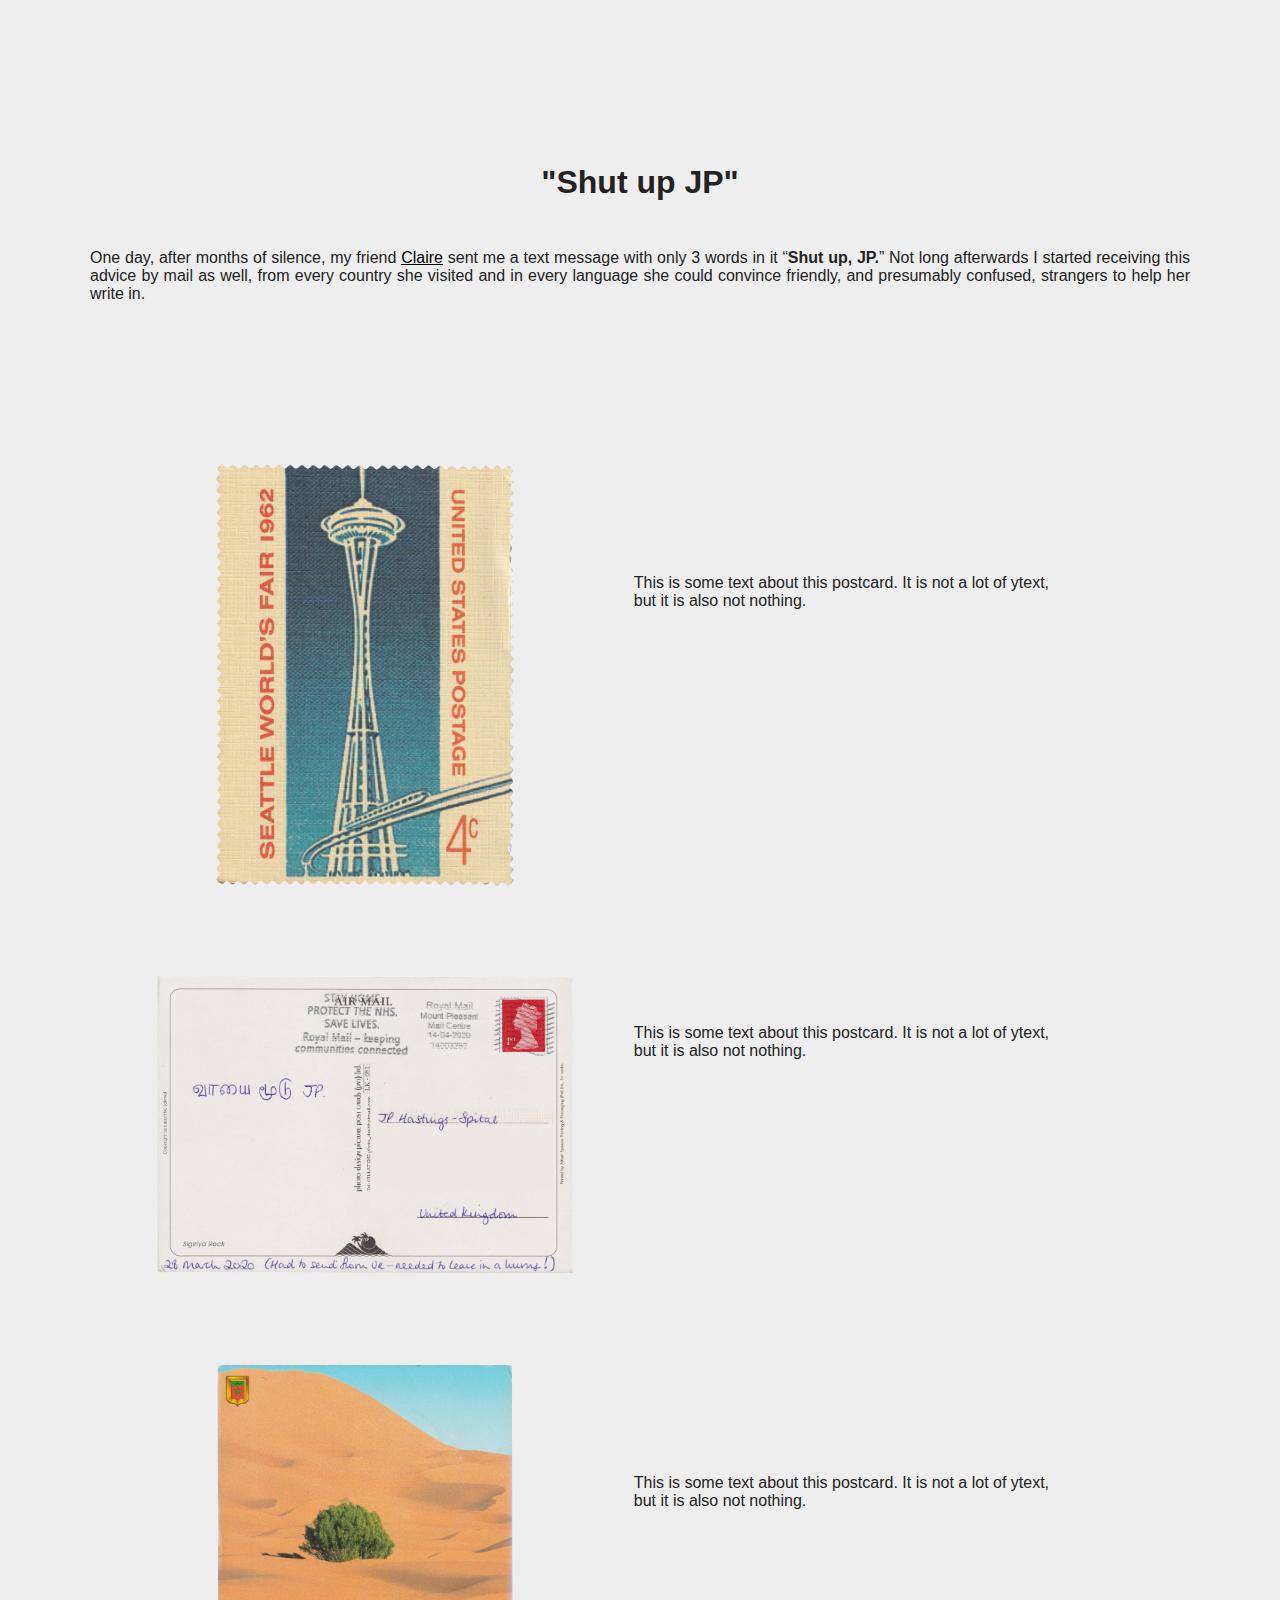
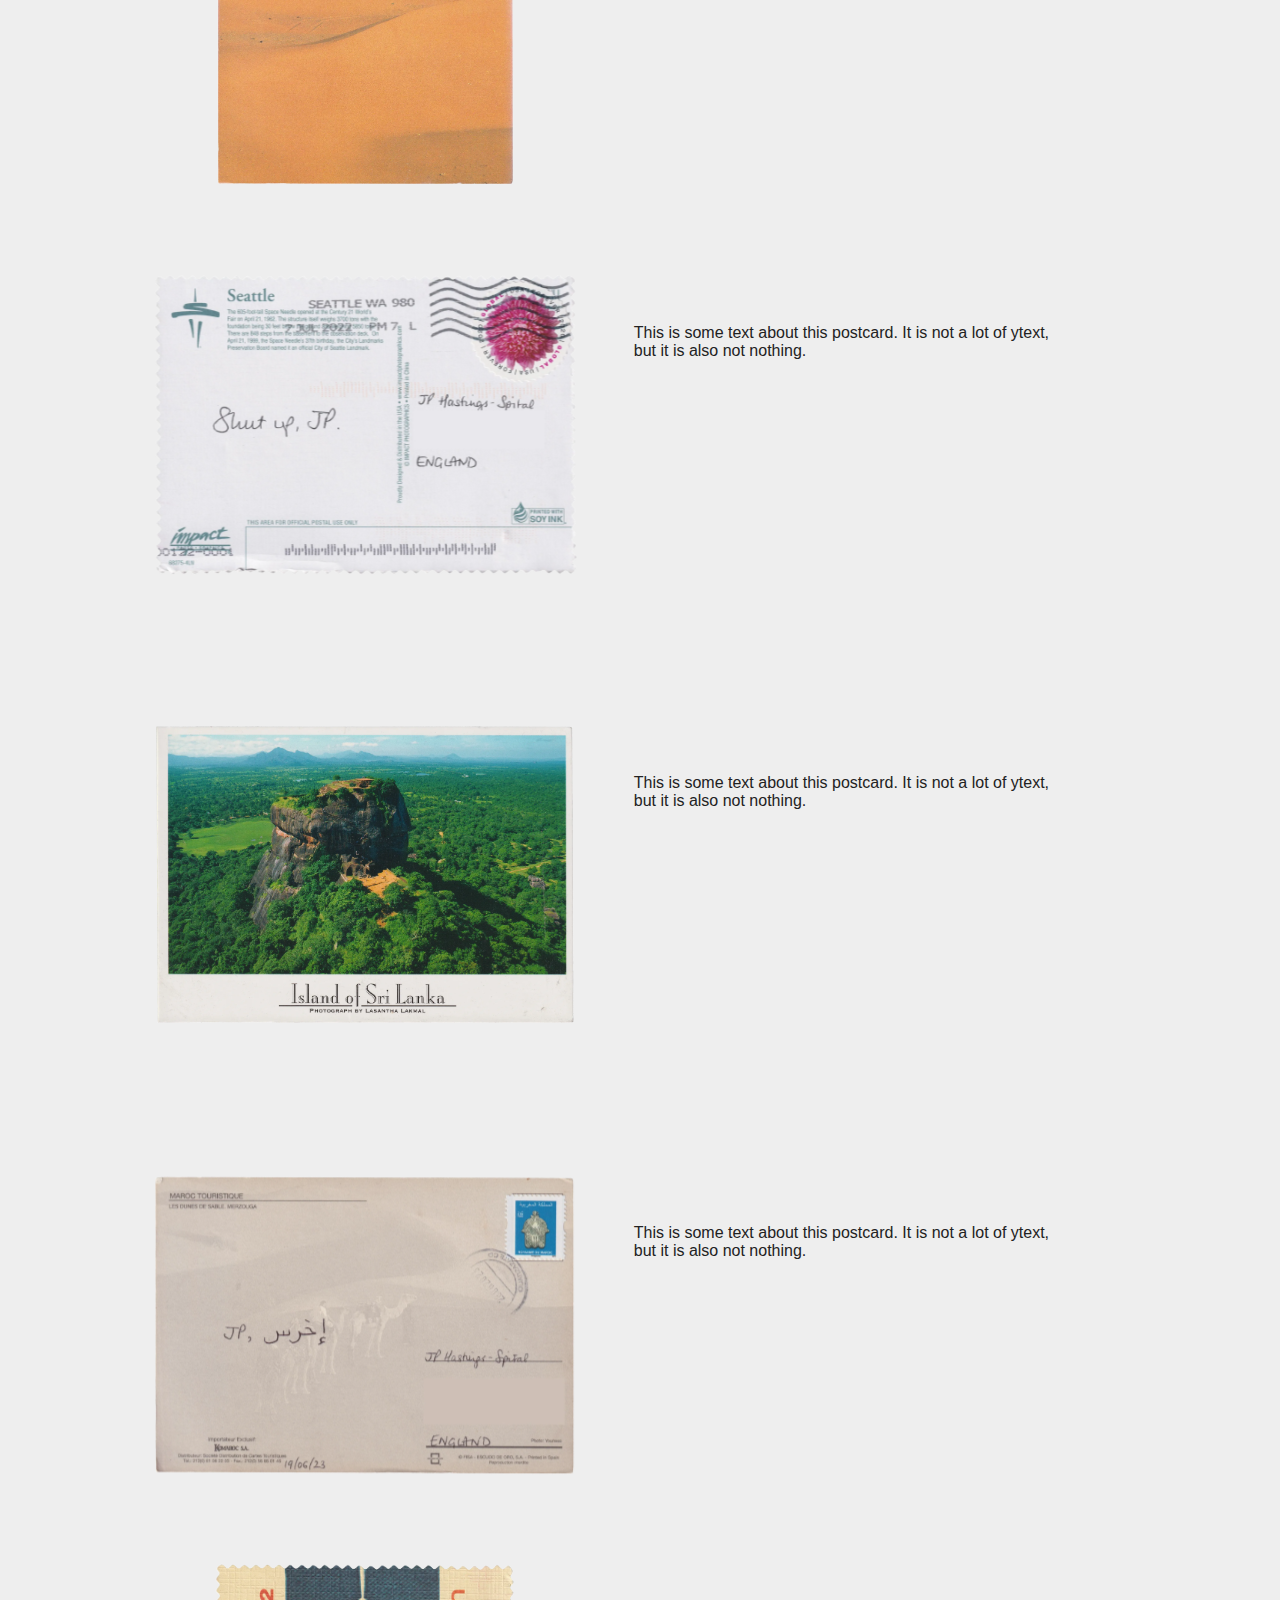
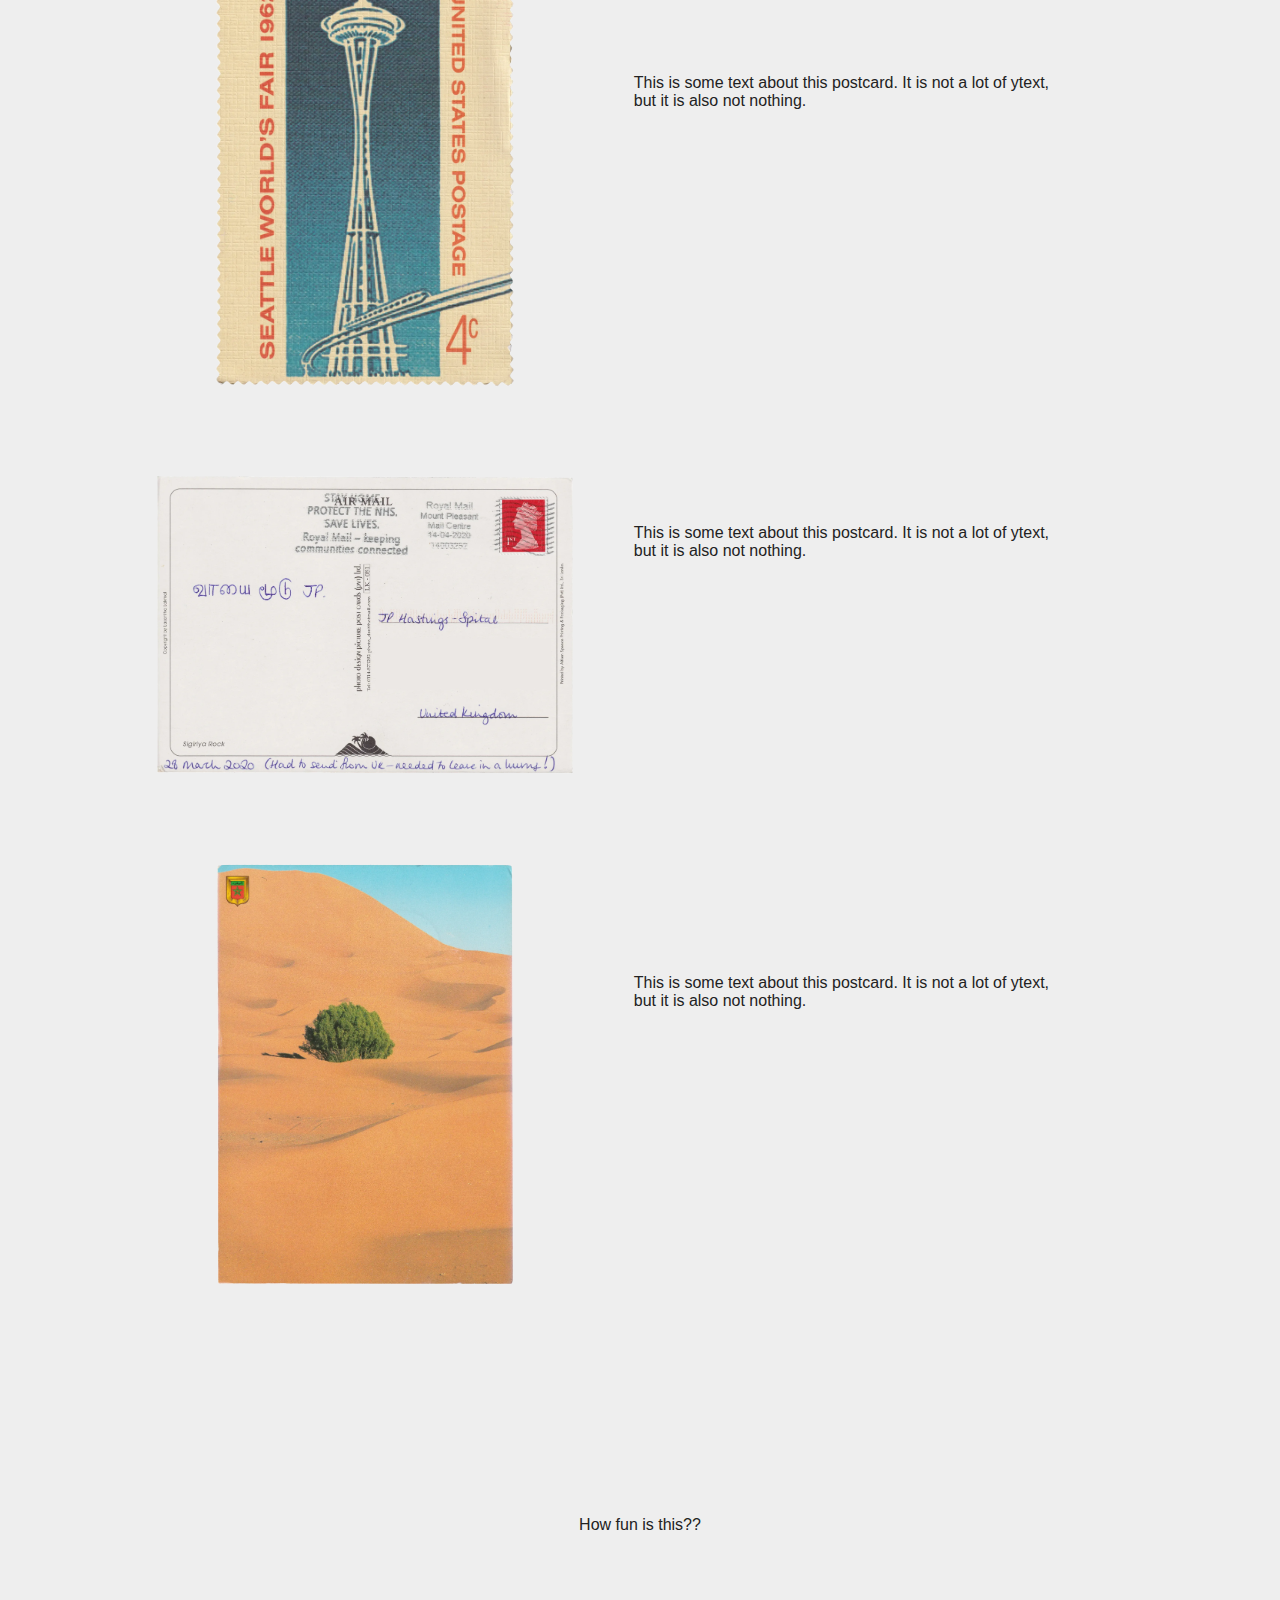
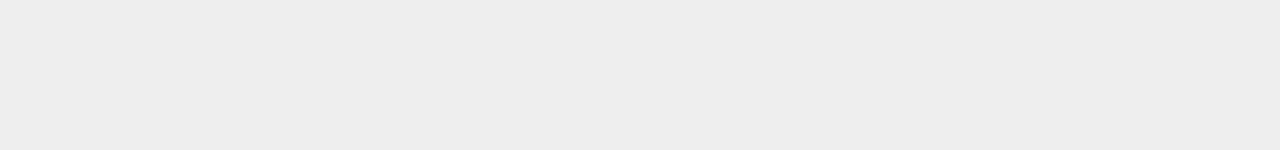
<file: index.html>
<!doctype html>
<html class="no-js" lang="">
    <head>
        <meta charset="utf-8">
        <meta http-equiv="x-ua-compatible" content="ie=edge">
        <title>Postcard demo</title>
        <meta name="description" content="Demo of new postcard shape">
        <meta name="viewport" content="width=device-width, initial-scale=1">
        <link rel="stylesheet" href="postcard.css">
        <link rel="stylesheet" href="shutup.css">
    </head>
    <body>
      <section class="explain">
        <hgroup>
          <h1>"Shut up JP"</h1>
        </hgroup>

        <p>One day, after months of silence, my friend <a href="">Claire</a> sent me a text message with only 3 words in it &ldquo;<strong>Shut up, JP.</strong>&rdquo; Not long afterwards I started receiving this advice by mail as well, from every country she visited and in every language she could convince friendly, and presumably confused, strangers to help her write in.</p>
      </section>

      <figure>
        <div class="postcard right-hand portrait" style="--postcard: url('seattle.webp'); --aspect-ratio: 1376 / 1931"></div>
        <figcaption>This is some text about this postcard. It is not a lot of ytext, but it is also not nothing.</figcaption>
      </figure>
      <figure>
        <div class="postcard book" style="--postcard: url('sri-lanka.webp'); --aspect-ratio: 2286 / 1647;"></div>
        <figcaption>This is some text about this postcard. It is not a lot of ytext, but it is also not nothing.</figcaption>
      </figure>
      <figure>
        <div class="postcard left-hand portrait" style="--postcard: url('morocco.webp'); --aspect-ratio: 1575 / 2224"></div>
        <figcaption>This is some text about this postcard. It is not a lot of ytext, but it is also not nothing.</figcaption>
      </figure>
      <figure>
        <div class="postcard right-hand portrait" style="--postcard: url('seattle.webp'); --aspect-ratio: 1376 / 1931"></div>
        <figcaption>This is some text about this postcard. It is not a lot of ytext, but it is also not nothing.</figcaption>
      </figure>
      <figure>
        <div class="postcard book" style="--postcard: url('sri-lanka.webp'); --aspect-ratio: 2286 / 1647;"></div>
        <figcaption>This is some text about this postcard. It is not a lot of ytext, but it is also not nothing.</figcaption>
      </figure>
      <figure>
        <div class="postcard left-hand portrait" style="--postcard: url('morocco.webp'); --aspect-ratio: 1575 / 2224"></div>
        <figcaption>This is some text about this postcard. It is not a lot of ytext, but it is also not nothing.</figcaption>
      </figure>
      <figure>
        <div class="postcard right-hand portrait" style="--postcard: url('seattle.webp'); --aspect-ratio: 1376 / 1931"></div>
        <figcaption>This is some text about this postcard. It is not a lot of ytext, but it is also not nothing.</figcaption>
      </figure>
      <figure>
        <div class="postcard book" style="--postcard: url('sri-lanka.webp'); --aspect-ratio: 2286 / 1647;"></div>
        <figcaption>This is some text about this postcard. It is not a lot of ytext, but it is also not nothing.</figcaption>
      </figure>
      <figure>
        <div class="postcard left-hand portrait" style="--postcard: url('morocco.webp'); --aspect-ratio: 1575 / 2224"></div>
        <figcaption>This is some text about this postcard. It is not a lot of ytext, but it is also not nothing.</figcaption>
      </figure>

      <section class="explain">How fun is this??</section>
      

      <script>
        const debounce = (fn) => {
          let frame;
          return (...params) => {
            if (frame) { 
              cancelAnimationFrame(frame);
            }
            frame = requestAnimationFrame(() => {
              fn(...params);
            });
          } 
        };

        const storeScroll = () => {
          document.documentElement.style.setProperty('--scroll', window.scrollY);
        }
        document.addEventListener('scroll', debounce(storeScroll), { passive: true });
        storeScroll();

        const setYPos = () => {
          document.documentElement.style.setProperty('--viewportY', Math.max(document.documentElement.clientHeight || 0, window.innerHeight || 0));
          Array.from(document.getElementsByClassName('postcard')).forEach((pc) => {
            pc.style.setProperty('--yPos',
              window.scrollY + pc.getBoundingClientRect().top + pc.getBoundingClientRect().height / 2
            );
          })
        }
        window.addEventListener('resize', debounce(setYPos));
        setYPos();
        
      </script>
    </body>
</html>
</file>
<file: postcard.css>
.postcard {
  aspect-ratio: var(--aspect-ratio);
  position: relative;
  box-sizing: border-box;
  display: flex;
  flex-direction: row;
  align-items: center;

  --v1: calc(min(1, max(0,
    cos(var(--flip)),
    cos(var(--flip) + 180deg),
    tan(45deg + var(--flip)/2),
    tan(135deg + var(--flip)/2)
  )) * 192 + 64);
  --v2: calc(min(1, max(0,
    cos(var(--flip)),
    cos(var(--flip) + 180deg),
    tan(45deg - var(--flip)/2),
    tan(135deg - var(--flip)/2)
  )) * 192 + 64);
}

.postcard.portrait {
  flex-direction: column;
}

.postcard::before,.postcard::after {
  content: '';
  width: 100%;
  aspect-ratio: var(--aspect-ratio);
  position: absolute;
  box-sizing: inherit;
  display: flex;
  align-items: center;
  justify-content: center;
  backface-visibility: hidden;
  transform-style: preserve-3d;
  background-blend-mode: multiply;
}

.postcard.portrait::before,.postcard.portrait::after {
  width:auto;
  height:100%;
}

.postcard::after {
  background: no-repeat top/100%;
  -webkit-mask: var(--postcard) top/100%;
}

.postcard::before {
  background: no-repeat bottom/100%;
  -webkit-mask: var(--postcard) bottom/100%;
}

.postcard * {
  display:none;
}

.postcard.left-hand,.postcard.right-hand {
  aspect-ratio: 1/1;
}

.postcard.book::after {
  transform: perspective(800px) rotateY(var(--flip));
  background-image: linear-gradient(to right,
      rgb(var(--v1), var(--v1), var(--v1)),
      rgb(var(--v2), var(--v2), var(--v2))
    ), var(--postcard);
}
.postcard.book::before {
  transform: perspective(800px) rotateY(calc(var(--flip) + 180deg));
  background-image: linear-gradient(to right,
      rgb(var(--v1), var(--v1), var(--v1)),
      rgb(var(--v2), var(--v2), var(--v2))
    ), var(--postcard);
}

.postcard.calendar::after {
  transform: perspective(800px) rotateX(var(--flip));
  background-image: linear-gradient(to top,
      rgb(var(--v1), var(--v1), var(--v1)),
      rgb(var(--v2), var(--v2), var(--v2))
    ), var(--postcard);
}
.postcard.calendar::before {
  transform: perspective(800px) rotateX(calc(var(--flip) + 180deg));
  background-image: linear-gradient(to top,
      rgb(var(--v1), var(--v1), var(--v1)),
      rgb(var(--v2), var(--v2), var(--v2))
    ), var(--postcard);
}

.postcard.right-hand::after {
  transform: perspective(800px) rotate3d(1,1,0,var(--flip));
  background-image: linear-gradient(to top right,
      rgb(var(--v1), var(--v1), var(--v1)),
      rgb(var(--v2), var(--v2), var(--v2))
    ), var(--postcard);
}
.postcard.right-hand::before {
  transform: perspective(800px) rotate3d(1,1,0,calc(var(--flip) + 180deg)) rotate(-90deg);
  background-image: linear-gradient(to bottom right,
      rgb(var(--v1), var(--v1), var(--v1)),
      rgb(var(--v2), var(--v2), var(--v2))
    ), var(--postcard);
}

.postcard.left-hand::after {
  transform: perspective(800px) rotate3d(1,-1,0,var(--flip));
  background-image: linear-gradient(to top left,
      rgb(var(--v1), var(--v1), var(--v1)),
      rgb(var(--v2), var(--v2), var(--v2))
    ), var(--postcard);
}
.postcard.left-hand::before {
  transform: perspective(800px) rotate3d(1,-1,0,calc(var(--flip) + 180deg)) rotate(90deg);
  background-image: linear-gradient(to bottom left,
      rgb(var(--v1), var(--v1), var(--v1)),
      rgb(var(--v2), var(--v2), var(--v2))
    ), var(--postcard);
}
</file>
<file: shutup.css>
:root {
  --front: #222;
  --muted: #000;
  --back: #eee;

  @media (prefers-color-scheme: dark) {
    --front: #ddd;
    --muted: #999;
    --back: #222;
  }

  --row-height: 50;
}

a {
  color: var(--muted);
}

a:hover {
  color: var(--front);
}

html,body {
  margin: 0;
  padding: 0;
  font-family: 'Gill Sans', 'Gill Sans MT', Calibri, 'Trebuchet MS', sans-serif;
  scroll-snap-type: y mandatory;
  scroll-padding: calc(50vh - var(--row-height) * 1vh);

  background-color: var(--back);
  color: var(--front);
}

h1 {
  font-size: 2rem;
  text-align: center;
  margin: 2rem;
  padding: 0;
}
section, figure {
  height: calc(1vh*var(--row-height));
  display: flex;
  align-items: center;
  justify-content: center;
  margin: 0;
  /* scroll-snap-align: start; */
  padding: 0 10vh;
}
figcaption {
  height: 45%;
  width: 40%;
  margin: 5%;
}
section.explain {
  height: 50vh;
  flex-direction: column;
}
p {
  text-align:justify;
}
.postcard {
  height: 95%;
  aspect-ratio:1/1;
  --flip: calc(
    (
      (var(--scroll) - var(--yPos)) * (var(--row-height) / 50)/var(--viewportY)
      /* - (50 - (var(--row-height)) / 50) */
      + 0.75
    ) * 360deg);
}

/* 500 - 750 / 1000 = 0.25 */
</file>
